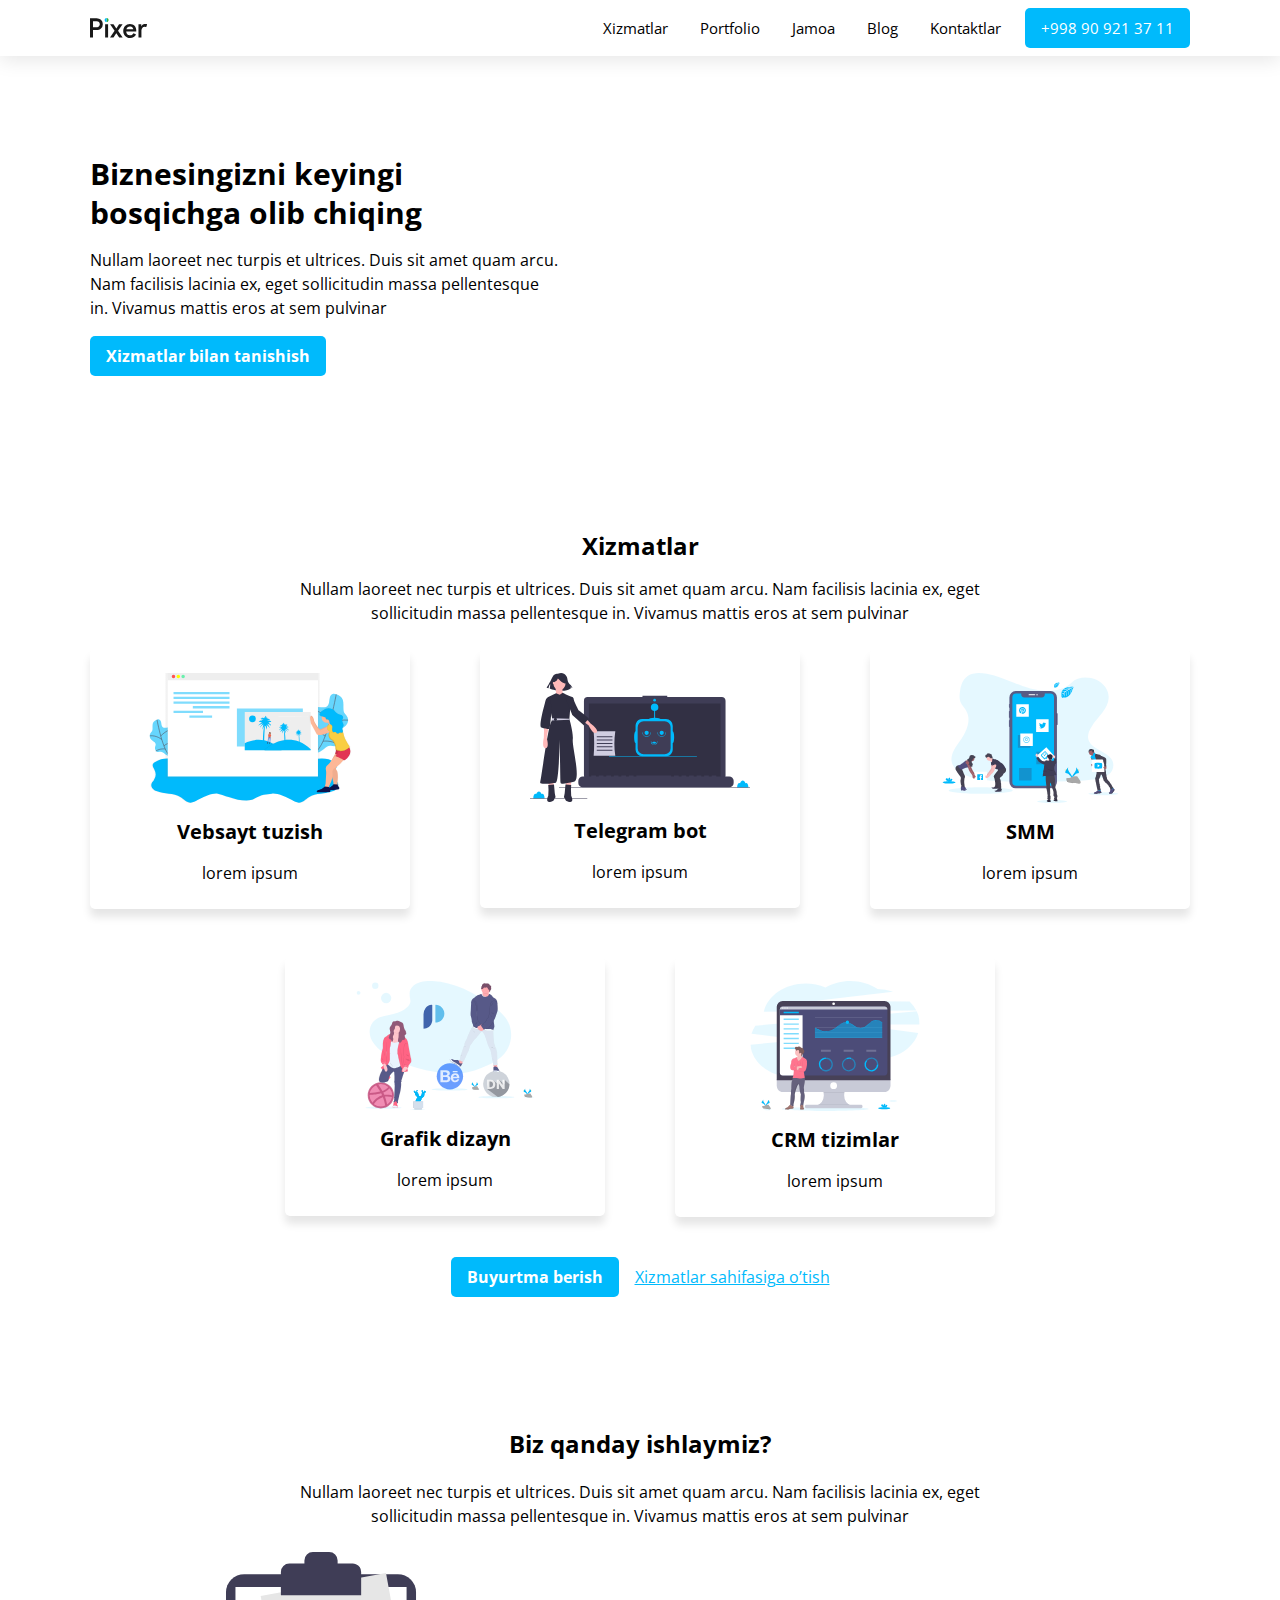
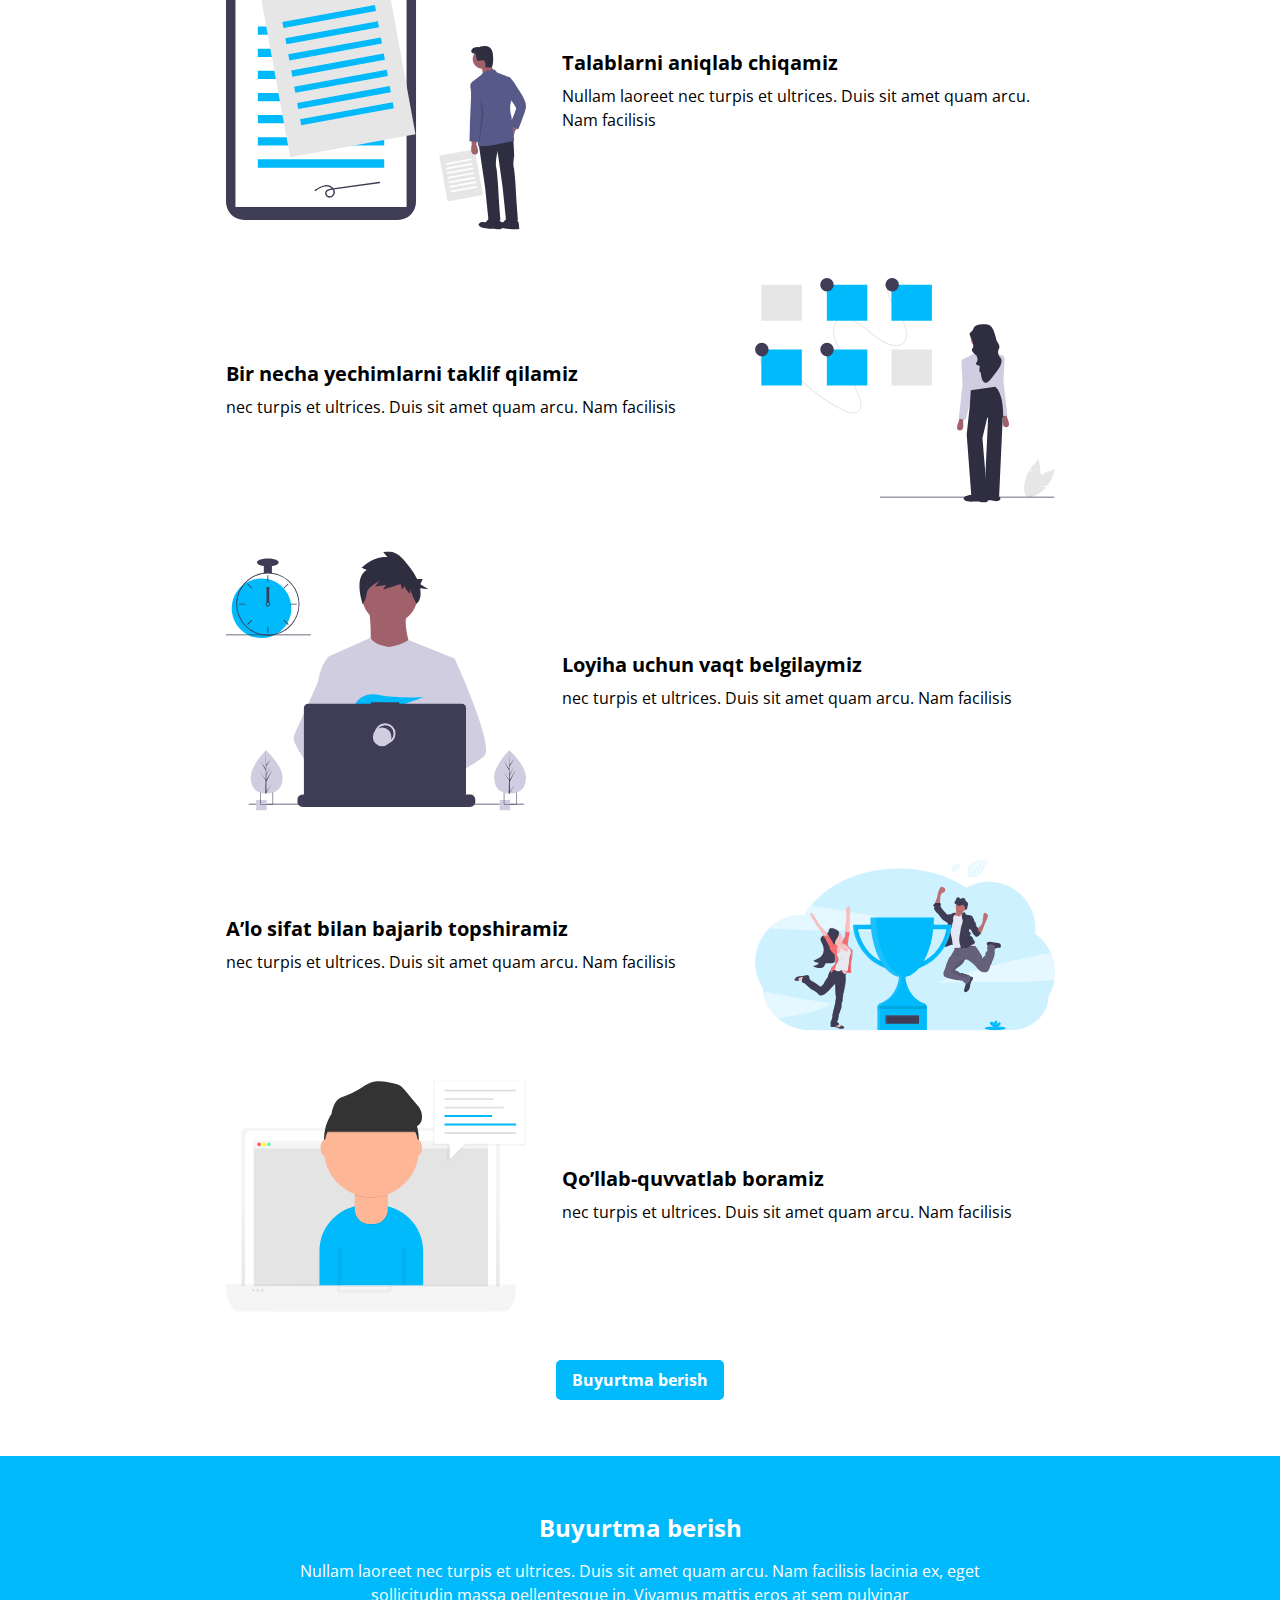
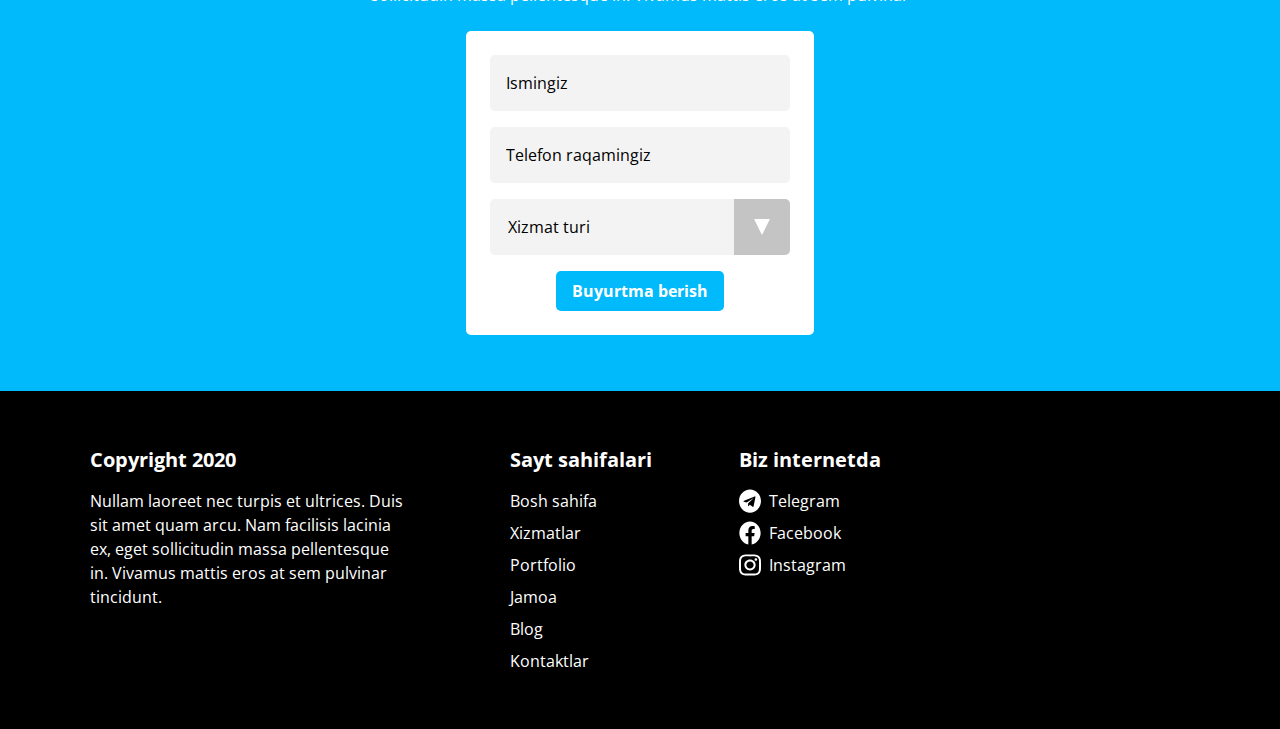
<file: index.html>
<!DOCTYPE html>
<html lang="en">
<head>
  <meta charset="UTF-8">
  <meta name="viewport" content="width=device-width, initial-scale=1.0">
  <title>Pixar</title>
  <link rel="stylesheet" href="./styles/main.min.css">
</head>
<body>
  <header class="site-header">
    <div class="container">
      <div class="site-header__wrapper">
        <a class="logo" href="./index.html">
          <img class="logo__img" src="./images/pixerlogo.svg"
          width="58"
          height="20"
          alt="Pixer logo">
        </a>
        <nav class="site-header__nav">
          <ul class="site-header__list">
            <li class="site-header__item inner">
              <a class="site-header__link" href="./services.html">
                Xizmatlar
              </a>
              <ul class="inner__list">
                <li class="inner__item">
                  <a class="inner__link" href="#">
                    Vebsayt
                  </a>
                </li>
                <li class="inner__item">
                  <a class="inner__link" href="#">
                    Telegram bot
                  </a>
                </li>
                <li class="inner__item">
                  <a class="inner__link" href="#">
                    SMM
                  </a>
                </li>
                <li class="inner__item">
                  <a class="inner__link" href="#">
                    Grafik dizayn
                  </a>
                </li>
                <li class="inner__item">
                  <a class="inner__link" href="#">
                    CRM tizim
                  </a>
                </li>
              </ul>
            </li>
            <li class="site-header__item">
              <a class="site-header__link" href="#">
                Portfolio
              </a>
            </li>
            <li class="site-header__item">
              <a class="site-header__link" href="#">
                Jamoa
              </a>
            </li>
            <li class="site-header__item">
              <a class="site-header__link" href="#">
                Blog
              </a>
            </li>
            <li class="site-header__item">
              <a class="site-header__link" href="#">
                Kontaktlar
              </a>
            </li>
          </ul>
        </nav>
        <a class="site-header__tel-link" href="tel:+998909213711">
          +998 90 921 37 11
        </a>
      </div>
    </div>
  </header>
  <main class="site-main">
    <section class="hero-section">
      <div class="container">
        <div class="hero-section__inner">
          <div class="hero-section__title-wrapper">
            <h1 class="hero-section__title">
              Biznesingizni keyingi bosqichga
              olib chiqing
            </h1>
            <p class="hero-section__desc">
              Nullam laoreet nec turpis et ultrices. Duis sit amet quam arcu. Nam facilisis lacinia ex, eget sollicitudin massa pellentesque in. Vivamus mattis eros at sem pulvinar
            </p>
            <a href="#" class="hero-section__link">
              Xizmatlar bilan tanishish
            </a>
          </div>
          <iframe class="hero-section__frame" width="458" height="258" src="https://www.youtube-nocookie.com/embed/6_pru8U2RmM?si=BQfOj0Bb65wiEnGg" title="YouTube video player" frameborder="0" allow="accelerometer; autoplay; clipboard-write; encrypted-media; gyroscope; picture-in-picture; web-share" allowfullscreen></iframe>
        </div>
      </div>
    </section>
    <section class="our-servic">
      <div class="container">
        <div class="our-servic__title-wrapper">
          <h2 class="our-servic__title">
            Xizmatlar
          </h2>
          <p class="our-servic__desc">
            Nullam laoreet nec turpis et ultrices. Duis sit amet quam arcu. Nam facilisis lacinia ex, eget sollicitudin massa pellentesque in. Vivamus mattis eros at sem pulvinar
          </p>
        </div>
        <ul class="our-servic__list">
          <li class="our-servic__item">
            <img class="our-servic__item-img" src="./images/website.svg"
            width="203"
            height="130"
            alt="Website img">
            <h3 class="our-servic__item-title">
              Vebsayt tuzish
            </h3>
            <p class="our-servic__item-desc">
              lorem ipsum
            </p>
          </li>
          <li class="our-servic__item">
            <img class="our-servic__item-img" src="./images/telegrambot.svg"
            width="222"
            height="130"
            alt="Website img">
            <h3 class="our-servic__item-title">
              Telegram bot
            </h3>
            <p class="our-servic__item-desc">
              lorem ipsum
            </p>
          </li>
          <li class="our-servic__item">
            <img class="our-servic__item-img" src="./images/smm.svg"
            width="177"
            height="130"
            alt="Website img">
            <h3 class="our-servic__item-title">
              SMM
            </h3>
            <p class="our-servic__item-desc">
              lorem ipsum
            </p>
          </li>
          <li class="our-servic__item">
            <img class="our-servic__item-img" src="./images/designillustrator.svg"
            width="179"
            height="130"
            alt="Website img">
            <h3 class="our-servic__item-title">
              Grafik dizayn
            </h3>
            <p class="our-servic__item-desc">
              lorem ipsum
            </p>
          </li>
          <li class="our-servic__item">
            <img class="our-servic__item-img" src="./images/crm.svg"
            width="170"
            height="130"
            alt="Website img">
            <h3 class="our-servic__item-title">
              CRM tizimlar
            </h3>
            <p class="our-servic__item-desc">
              lorem ipsum
            </p>
          </li>
        </ul>
        <div class="our-servic__link-wrapper">
          <a class="our-work__link" href="#">
            Buyurtma berish
          </a>
          <a class="our-servic__link" href="#">
            Xizmatlar sahifasiga o’tish
          </a>
        </div>
      </div>
    </section>
    <section class="our-work">
      <div class="container">
        <div class="our-work__title-wrapper">
          <h2 class="our-work__title">
            Biz qanday ishlaymiz?
          </h2>
          <p class="our-work__desc">
            Nullam laoreet nec turpis et ultrices. Duis sit amet quam arcu. Nam facilisis lacinia ex, eget sollicitudin massa pellentesque in. Vivamus mattis eros at sem pulvinar
          </p>
        </div>
        <div class="our-work__list-wrapper">
          <ul class="our-work__list">
            <li class="our-work__item">
              <img src="./images/docimg.svg"
              width="300"
              height="278"
              alt="Document img">
              <div class="our-work__item-title-wrapper">
                <h3 class="our-work__item-title">
                  Talablarni aniqlab chiqamiz
                </h3>
                <p class="our-work__item-desc">
                  Nullam laoreet nec turpis et ultrices. Duis sit amet quam arcu. Nam facilisis
                </p>
              </div>
            </li>
            <li class="our-work__item">
              <img src="./images/girlimg.svg"
              width="300"
              height="225"
              alt="Document img">
              <div class="our-work__item-title-wrapper">
                <h3 class="our-work__item-title">
                  Bir necha yechimlarni taklif qilamiz
                </h3>
                <p class="our-work__item-desc">
                  nec turpis et ultrices. Duis sit amet quam arcu. Nam facilisis
                </p>
              </div>
            </li>
            <li class="our-work__item">
              <img src="./images/developerimg.svg"
              width="300"
              height="259"
              alt="Document img">
              <div class="our-work__item-title-wrapper">
                <h3 class="our-work__item-title">
                  Loyiha uchun vaqt belgilaymiz
                </h3>
                <p class="our-work__item-desc">
                  nec turpis et ultrices. Duis sit amet quam arcu. Nam facilisis
                </p>
              </div>
            </li>
            <li class="our-work__item">
              <img src="./images/wonimg.svg"
              width="300"
              height="162"
              alt="Document img">
              <div class="our-work__item-title-wrapper">
                <h3 class="our-work__item-title">
                  A’lo sifat bilan bajarib topshiramiz
                </h3>
                <p class="our-work__item-desc">
                  nec turpis et ultrices. Duis sit amet quam arcu. Nam facilisis
                </p>
              </div>
            </li>
            <li class="our-work__item">
              <img src="./images/menimg.svg"
              width="300"
              height="232"
              alt="Document img">
              <div class="our-work__item-title-wrapper">
                <h3 class="our-work__item-title">
                  Qo’llab-quvvatlab boramiz
                </h3>
                <p class="our-work__item-desc">
                  nec turpis et ultrices. Duis sit amet quam arcu. Nam facilisis
                </p>
              </div>
            </li>
          </ul>
        </div>
        <div class="our-work__link-wrapper">
          <a class="our-work__link" href="#">
            Buyurtma berish
          </a>
        </div>
      </div>
    </section>
    <section class="order">
      <div class="container">
        <div class="order__wrapper">
          <h2 class="order__title">
            Buyurtma berish
          </h2>
          <div class="order__text-wrapper">
            <p class="order__text">
              Nullam laoreet nec turpis et ultrices. Duis sit amet quam arcu. Nam facilisis lacinia ex, eget sollicitudin massa pellentesque in. Vivamus mattis eros at sem pulvinar
            </p>
          </div>
          <form class="order__form" action="https://echo.htmlacademy.ru/" method="get" autocomplete="off">
            <input class="order__input" type="text" name="user_name" required minlength="4" maxlength="50" aria-label="Ismingiz" placeholder="Ismingiz">
            <input class="order__input" type="tel" name="user_number" required minlength="4" maxlength="50" aria-label="Telefon raqamingiz" placeholder="Telefon raqamingiz">
            <div class="order__select-wrapper">
              <select class="order__select" name="services" id="select-services">
                <option class="order__option" value>Xizmat turi</option>
                <option value="">Sayt tuzish</option>
                <option value="Creating a site">Telegram bot tuzish</option>
                <option value="SMM">SMM</option>
                <option value="Graphic design">Grafik dizayn</option>
                <option value="CRM systems">CRM tizimlar</option>
              </select>
            </div>
            <button class="order__button" type="submit">
              Buyurtma berish
            </button>
          </form>
        </div>
      </div>
    </section>
  </main>
  <footer class="site-footer">
    <div class="container">
      <div class="site-footer__wrapper">
        <div class="site-footer__text-wrapper">
          <span class="site-footer__span">
            Copyright 2020
          </span>
          <p class="site-footer__text">
            Nullam laoreet nec turpis et ultrices. Duis sit amet quam arcu. Nam facilisis lacinia ex, eget sollicitudin massa pellentesque in. Vivamus mattis eros at sem pulvinar tincidunt.
          </p>
        </div>
        <div class="site-footer__list-wrapper">
          <strong class="site-footer__list-title">
            Sayt sahifalari
          </strong>
          <ul class="site-footer__list">
            <li class="site-footer__item">
              <a class="site-footer__link" href="./index.html">
                Bosh sahifa
              </a>
            </li>
            <li class="site-footer__item">
              <a class="site-footer__link" href="./services.html">
                Xizmatlar
              </a>
            </li>
            <li class="site-footer__item">
              <a class="site-footer__link" href="#">
                Portfolio
              </a>
            </li>
            <li class="site-footer__item">
              <a class="site-footer__link" href="#">
                Jamoa
              </a>
            </li>
            <li class="site-footer__item">
              <a class="site-footer__link" href="#">
                Blog
              </a>
            </li>
            <li class="site-footer__item">
              <a class="site-footer__link" href="#">
                Kontaktlar
              </a>
            </li>
          </ul>
        </div>
        <div class="site-footer__list-wrapper site-footer__social-wrapper">
          <strong class="site-footer__list-title">
            Biz internetda
          </strong>
          <ul class="site-footer__list social-list">
            <li class="social-list__item">
              <a class="social-list__link" href="#" target="_blank">
                Telegram
              </a>
            </li>
            <li class="social-list__item">
              <a class="social-list__link" href="#" target="_blank">
                Facebook
              </a>
            </li>
            <li class="social-list__item">
              <a class="social-list__link" href="#" target="_blank">
                Instagram
              </a>
            </li>
          </ul>
        </div>
      </div>
    </div>
  </footer>
</body>
</html>
</file>
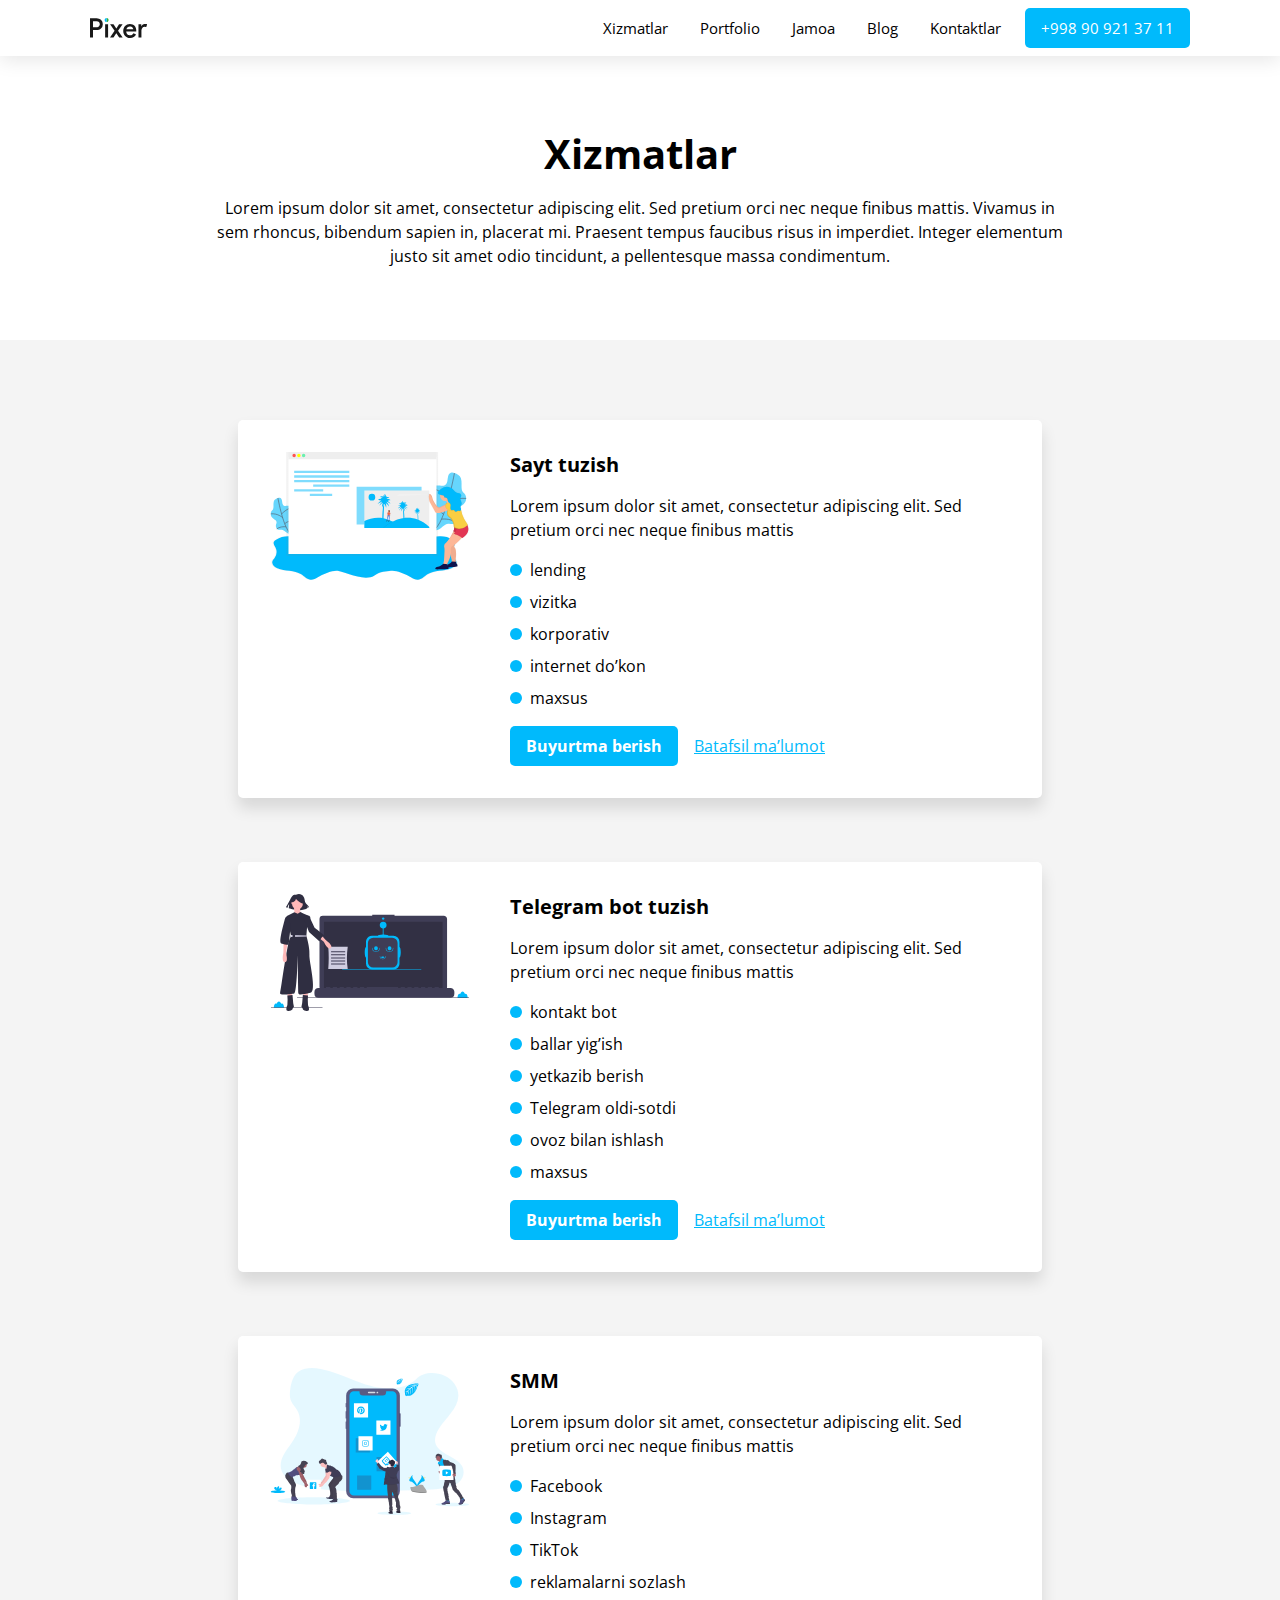
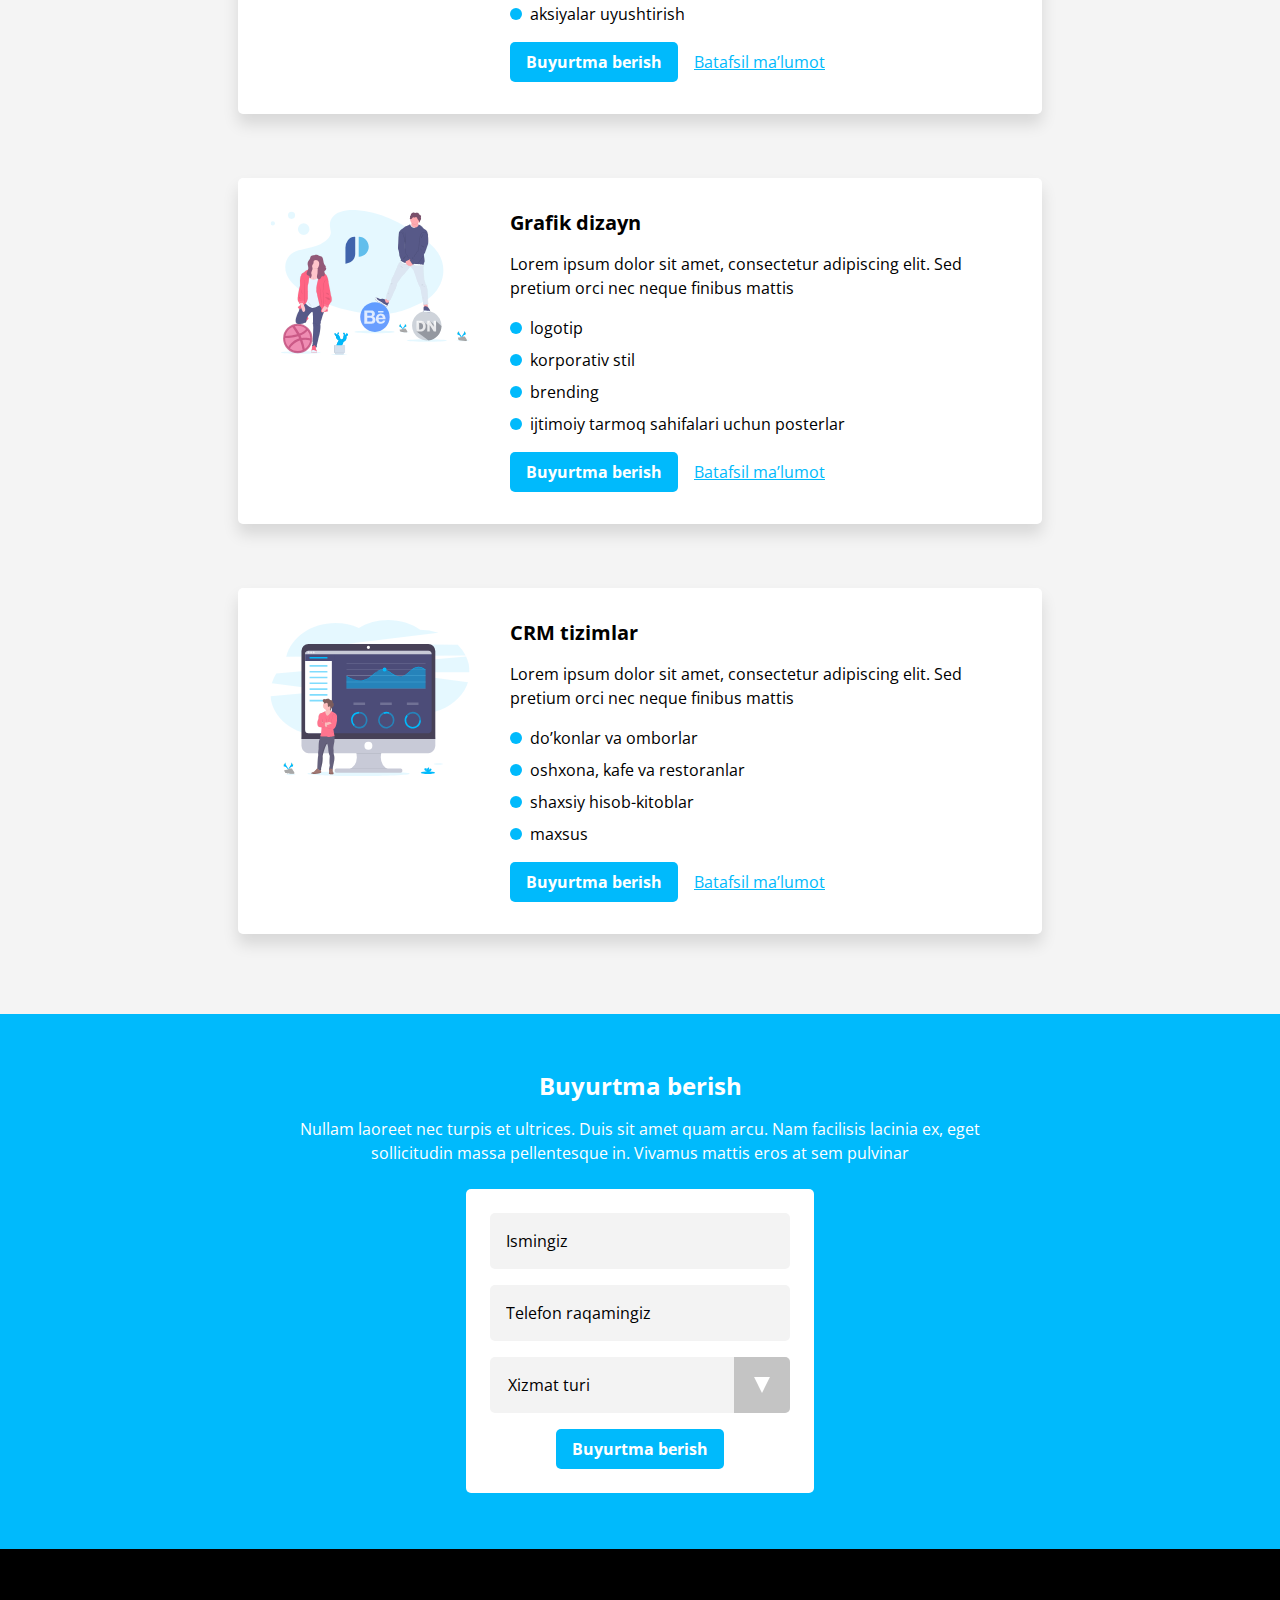
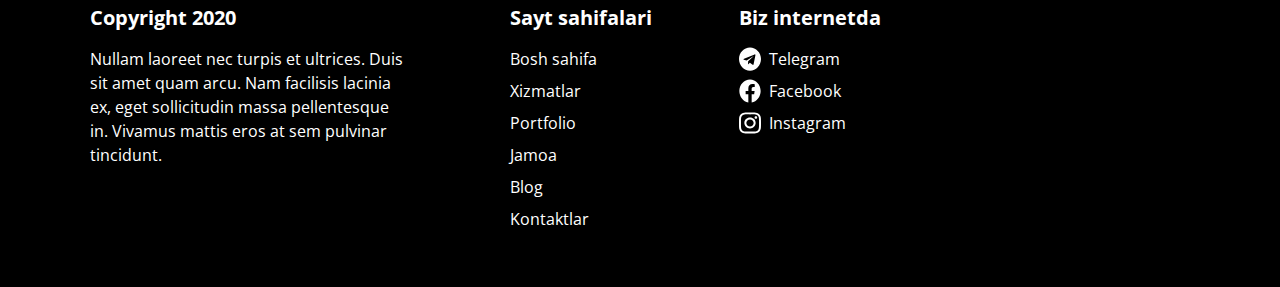
<file: services.html>
<!DOCTYPE html>
<html lang="en">
<head>
  <meta charset="UTF-8">
  <meta name="viewport" content="width=device-width, initial-scale=1.0">
  <title>Pixer</title>
  <link rel="stylesheet" href="./styles/main.min.css">
</head>
<body>
  <header class="site-header">
    <div class="container">
      <div class="site-header__wrapper">
        <a class="logo" href="./services.html">
          <img class="logo__img" src="./images/pixerlogo.svg"
          width="58"
          height="20"
          alt="Pixer logo">
        </a>
        <nav class="site-header__nav">
          <ul class="site-header__list">
            <li class="site-header__item inner">
              <a class="site-header__link" href="./services.html">
                Xizmatlar
              </a>
              <ul class="inner__list">
                <li class="inner__item">
                  <a class="inner__link" href="#">
                    Vebsayt
                  </a>
                </li>
                <li class="inner__item">
                  <a class="inner__link" href="#">
                    Telegram bot
                  </a>
                </li>
                <li class="inner__item">
                  <a class="inner__link" href="#">
                    SMM
                  </a>
                </li>
                <li class="inner__item">
                  <a class="inner__link" href="#">
                    Grafik dizayn
                  </a>
                </li>
                <li class="inner__item">
                  <a class="inner__link" href="#">
                    CRM tizim
                  </a>
                </li>
              </ul>
            </li>
            <li class="site-header__item">
              <a class="site-header__link" href="#">
                Portfolio
              </a>
            </li>
            <li class="site-header__item">
              <a class="site-header__link" href="#">
                Jamoa
              </a>
            </li>
            <li class="site-header__item">
              <a class="site-header__link" href="#">
                Blog
              </a>
            </li>
            <li class="site-header__item">
              <a class="site-header__link" href="#">
                Kontaktlar
              </a>
            </li>
          </ul>
        </nav>
        <a class="site-header__tel-link" href="tel:+998909213711">
          +998 90 921 37 11
        </a>
      </div>
    </div>
  </header>
  <main>
    <section class="services">
      <div class="services__wrapper">
        <div class="services__top">
          <div class="container">
            <h1 class="visually-hidden">
              Biznesingizni keyingi bosqichga
              olib chiqing
            </h1>
            <h2 class="services__title" title="Xizmatlar">
              Xizmatlar
            </h2>
            <div class="services__text-wrapper">
              <p class="services__text">
                Lorem ipsum dolor sit amet, consectetur adipiscing elit. Sed pretium orci nec neque finibus mattis. Vivamus in sem rhoncus, bibendum sapien in, placerat mi. Praesent tempus faucibus risus in imperdiet. Integer elementum justo sit amet odio tincidunt, a pellentesque massa condimentum.
              </p>
            </div>
          </div>
        </div>
        <div class="services__bottom">
          <div class="container">
            <ul class="services__list">
              <li class="services__item">
                <div class="services__item-wrapper">
                  <img class="services__item-img" src="./images/website.svg"
                  alt="Website illustration">
                  <div class="services__item-title-wrapper">
                    <h3 class="services__item-title" title="Sayt tuzish">
                      Sayt tuzish
                    </h3>
                    <div class="services__item-text-wrapper">
                      <p class="services__item-text">
                        Lorem ipsum dolor sit amet, consectetur adipiscing elit. Sed pretium orci nec neque finibus mattis
                      </p>
                    </div>
                    <ul class="services__item-list inner-list">
                      <li class="inner-list__item">
                        lending
                      </li>
                      <li class="inner-list__item">
                        vizitka
                      </li>
                      <li class="inner-list__item">
                        korporativ
                      </li>
                      <li class="inner-list__item">
                        internet do’kon
                      </li>
                      <li class="inner-list__item">
                        maxsus
                      </li>
                    </ul>
                    <div class="services__item-link-wrapper">
                      <a class="services__item-link" href="#">
                        Buyurtma berish
                      </a>
                      <a class="services__item-more-link" href="#">
                        Batafsil ma’lumot
                      </a>
                    </div>
                  </div>
                </div>
              </li>
              <li class="services__item">
                <div class="services__item-wrapper">
                  <img class="services__item-img" src="./images/telegrambot.svg"
                  alt="Bot illustration">
                  <div class="services__item-title-wrapper">
                    <h3 class="services__item-title" title="Telegram bot tuzish">
                      Telegram bot tuzish
                    </h3>
                    <div class="services__item-text-wrapper">
                      <p class="services__item-text">
                        Lorem ipsum dolor sit amet, consectetur adipiscing elit. Sed pretium orci nec neque finibus mattis
                      </p>
                    </div>
                    <ul class="services__item-list inner-list">
                      <li class="inner-list__item">
                        kontakt bot
                      </li>
                      <li class="inner-list__item">
                        ballar yig’ish
                      </li>
                      <li class="inner-list__item">
                        yetkazib berish
                      </li>
                      <li class="inner-list__item">
                        Telegram oldi-sotdi
                      </li>
                      <li class="inner-list__item">
                        ovoz bilan ishlash
                      </li>
                      <li class="inner-list__item">
                        maxsus
                      </li>
                    </ul>
                    <div class="services__item-link-wrapper">
                      <a class="services__item-link" href="#">
                        Buyurtma berish
                      </a>
                      <a class="services__item-more-link" href="#">
                        Batafsil ma’lumot
                      </a>
                    </div>
                  </div>
                </div>
              </li>
              <li class="services__item">
                <div class="services__item-wrapper">
                  <img class="services__item-img" src="./images/smm.svg"
                  alt="SMM illustration">
                  <div class="services__item-title-wrapper">
                    <h3 class="services__item-title" title="SMM">
                      SMM
                    </h3>
                    <div class="services__item-text-wrapper">
                      <p class="services__item-text">
                        Lorem ipsum dolor sit amet, consectetur adipiscing elit. Sed pretium orci nec neque finibus mattis
                      </p>
                    </div>
                    <ul class="services__item-list inner-list">
                      <li class="inner-list__item">
                        Facebook
                      </li>
                      <li class="inner-list__item">
                        Instagram
                      </li>
                      <li class="inner-list__item">
                        TikTok
                      </li>
                      <li class="inner-list__item">
                        reklamalarni sozlash
                      </li>
                      <li class="inner-list__item">
                        aksiyalar uyushtirish
                      </li>
                    </ul>
                    <div class="services__item-link-wrapper">
                      <a class="services__item-link" href="#">
                        Buyurtma berish
                      </a>
                      <a class="services__item-more-link" href="#">
                        Batafsil ma’lumot
                      </a>
                    </div>
                  </div>
                </div>
              </li>
              <li class="services__item">
                <div class="services__item-wrapper">
                  <img class="services__item-img" src="./images/designillustrator.svg"
                  alt="Design illustration">
                  <div class="services__item-title-wrapper">
                    <h3 class="services__item-title" title="Grafik dizayn">
                      Grafik dizayn
                    </h3>
                    <div class="services__item-text-wrapper">
                      <p class="services__item-text">
                        Lorem ipsum dolor sit amet, consectetur adipiscing elit. Sed pretium orci nec neque finibus mattis
                      </p>
                    </div>
                    <ul class="services__item-list inner-list">
                      <li class="inner-list__item">
                        logotip
                      </li>
                      <li class="inner-list__item">
                        korporativ stil
                      </li>
                      <li class="inner-list__item">
                        brending
                      </li>
                      <li class="inner-list__item">
                        ijtimoiy tarmoq sahifalari uchun posterlar
                      </li>
                    </ul>
                    <div class="services__item-link-wrapper">
                      <a class="services__item-link" href="#">
                        Buyurtma berish
                      </a>
                      <a class="services__item-more-link" href="#">
                        Batafsil ma’lumot
                      </a>
                    </div>
                  </div>
                </div>
              </li>
              <li class="services__item">
                <div class="services__item-wrapper">
                  <img class="services__item-img" src="./images/crm.svg"
                  alt="CRM illustration">
                  <div class="services__item-title-wrapper">
                    <h3 class="services__item-title" title="CRM tizimlar">
                      CRM tizimlar
                    </h3>
                    <div class="services__item-text-wrapper">
                      <p class="services__item-text">
                        Lorem ipsum dolor sit amet, consectetur adipiscing elit. Sed pretium orci nec neque finibus mattis
                      </p>
                    </div>
                    <ul class="services__item-list inner-list">
                      <li class="inner-list__item">
                        do’konlar va omborlar
                      </li>
                      <li class="inner-list__item">
                        oshxona, kafe va restoranlar
                      </li>
                      <li class="inner-list__item">
                        shaxsiy hisob-kitoblar
                      </li>
                      <li class="inner-list__item">
                        maxsus
                      </li>
                    </ul>
                    <div class="services__item-link-wrapper">
                      <a class="services__item-link" href="#">
                        Buyurtma berish
                      </a>
                      <a class="services__item-more-link" href="#">
                        Batafsil ma’lumot
                      </a>
                    </div>
                  </div>
                </div>
              </li>
            </ul>
          </div>
        </div>
      </div>
    </section>
    <section class="order">
      <div class="container">
        <div class="order__wrapper">
          <h2 class="order__title">
            Buyurtma berish
          </h2>
          <div class="order__text-wrapper">
            <p class="order__text">
              Nullam laoreet nec turpis et ultrices. Duis sit amet quam arcu. Nam facilisis lacinia ex, eget sollicitudin massa pellentesque in. Vivamus mattis eros at sem pulvinar
            </p>
          </div>
          <form class="order__form" action="https://echo.htmlacademy.ru/" method="get" autocomplete="off">
            <input class="order__input" type="text" name="user_name" required minlength="4" maxlength="50" aria-label="Ismingiz" placeholder="Ismingiz">
            <input class="order__input" type="tel" name="user_number" required minlength="4" maxlength="50" aria-label="Telefon raqamingiz" placeholder="Telefon raqamingiz">
            <div class="order__select-wrapper">
              <select class="order__select" name="services" id="select-services">
                <option class="order__option" value>Xizmat turi</option>
                <option value="">Sayt tuzish</option>
                <option value="Creating a site">Telegram bot tuzish</option>
                <option value="SMM">SMM</option>
                <option value="Graphic design">Grafik dizayn</option>
                <option value="CRM systems">CRM tizimlar</option>
              </select>
            </div>
            <button class="order__button" type="submit">
              Buyurtma berish
            </button>
          </form>
        </div>
      </div>
    </section>
  </main>
  <footer class="site-footer">
    <div class="container">
      <div class="site-footer__wrapper">
        <div class="site-footer__text-wrapper">
          <span class="site-footer__span">
            Copyright 2020
          </span>
          <p class="site-footer__text">
            Nullam laoreet nec turpis et ultrices. Duis sit amet quam arcu. Nam facilisis lacinia ex, eget sollicitudin massa pellentesque in. Vivamus mattis eros at sem pulvinar tincidunt.
          </p>
        </div>
        <div class="site-footer__list-wrapper">
          <strong class="site-footer__list-title">
            Sayt sahifalari
          </strong>
          <ul class="site-footer__list">
            <li class="site-footer__item">
              <a class="site-footer__link" href="./index.html">
                Bosh sahifa
              </a>
            </li>
            <li class="site-footer__item">
              <a class="site-footer__link" href="./services.html">
                Xizmatlar
              </a>
            </li>
            <li class="site-footer__item">
              <a class="site-footer__link" href="#">
                Portfolio
              </a>
            </li>
            <li class="site-footer__item">
              <a class="site-footer__link" href="#">
                Jamoa
              </a>
            </li>
            <li class="site-footer__item">
              <a class="site-footer__link" href="#">
                Blog
              </a>
            </li>
            <li class="site-footer__item">
              <a class="site-footer__link" href="#">
                Kontaktlar
              </a>
            </li>
          </ul>
        </div>
        <div class="site-footer__list-wrapper site-footer__social-wrapper">
          <strong class="site-footer__list-title">
            Biz internetda
          </strong>
          <ul class="site-footer__list social-list">
            <li class="social-list__item">
              <a class="social-list__link" href="#" target="_blank">
                Telegram
              </a>
            </li>
            <li class="social-list__item">
              <a class="social-list__link" href="#" target="_blank">
                Facebook
              </a>
            </li>
            <li class="social-list__item">
              <a class="social-list__link" href="#" target="_blank">
                Instagram
              </a>
            </li>
          </ul>
        </div>
      </div>
    </div>
  </footer>
</body>
</html>
</file>
<file: styles/main.min.css>
html{line-height:1.15;-webkit-text-size-adjust:100%}body{margin:0}main{display:block}h1{font-size:2em;margin:.67em 0}hr{-webkit-box-sizing:content-box;box-sizing:content-box;height:0;overflow:visible}pre{font-family:monospace,monospace;font-size:1em}a{background-color:rgba(0,0,0,0)}abbr[title]{border-bottom:none;text-decoration:underline;-webkit-text-decoration:underline dotted;text-decoration:underline dotted}b,strong{font-weight:bolder}code,kbd,samp{font-family:monospace,monospace;font-size:1em}small{font-size:80%}sub,sup{font-size:75%;line-height:0;position:relative;vertical-align:baseline}sub{bottom:-0.25em}sup{top:-0.5em}img{border-style:none}button,input,optgroup,select,textarea{font-family:inherit;font-size:100%;line-height:1.15;margin:0}button,input{overflow:visible}button,select{text-transform:none}button,[type=button],[type=reset],[type=submit]{-webkit-appearance:button}button::-moz-focus-inner,[type=button]::-moz-focus-inner,[type=reset]::-moz-focus-inner,[type=submit]::-moz-focus-inner{border-style:none;padding:0}button:-moz-focusring,[type=button]:-moz-focusring,[type=reset]:-moz-focusring,[type=submit]:-moz-focusring{outline:1px dotted ButtonText}fieldset{padding:.35em .75em .625em}legend{-webkit-box-sizing:border-box;box-sizing:border-box;color:inherit;display:table;max-width:100%;padding:0;white-space:normal}progress{vertical-align:baseline}textarea{overflow:auto}[type=checkbox],[type=radio]{-webkit-box-sizing:border-box;box-sizing:border-box;padding:0}[type=number]::-webkit-inner-spin-button,[type=number]::-webkit-outer-spin-button{height:auto}[type=search]{-webkit-appearance:textfield;outline-offset:-2px}[type=search]::-webkit-search-decoration{-webkit-appearance:none}::-webkit-file-upload-button{-webkit-appearance:button;font:inherit}details{display:block}summary{display:list-item}template{display:none}[hidden]{display:none}:root{--main-header-font-size: 15px;--main-text-font-size: 16px;--main-title-font-size: 20px;--main-text-font-weight: 400;--main-title-font-weight: 700;--main-text-line-height: 24px;--main-text-color: #000;--main-footer-text-color: #fff;--main-link-background-color: #00bafc}@font-face{font-display:swap;font-family:"Open Sans";font-weight:400;src:url("../fonts/opensansregular.woff2") format("woff2"),url("../fonts/opensansregular.woff") format("woff")}@font-face{font-display:swap;font-family:"Open Sans";font-weight:700;src:url("../fonts/opensansbold.woff2") format("woff2"),url("../fonts/opensansbold.woff") format("woff")}*,*::before,*::after{-webkit-box-sizing:border-box;box-sizing:border-box}html{height:100%}body{display:-webkit-box;display:-ms-flexbox;display:flex;height:100%;-webkit-box-orient:vertical;-webkit-box-direction:normal;-ms-flex-direction:column;flex-direction:column;font-family:"Open Sans","Arial",sans-serif;font-weight:normal}main{-webkit-box-flex:1;-ms-flex-positive:1;flex-grow:1}img{display:block;height:auto}.visually-hidden{position:absolute;width:1px;height:1px;margin:-1px;padding:0;border:none;overflow:hidden;clip:rect(0 0 0 0)}.container{max-width:1140px;width:100%;margin:0 auto;padding:0 20px}.site-header{-webkit-box-shadow:0px 4px 20px 0px rgba(0,0,0,.1019607843);box-shadow:0px 4px 20px 0px rgba(0,0,0,.1019607843)}.site-header__wrapper{display:-webkit-box;display:-ms-flexbox;display:flex;-webkit-box-align:center;-ms-flex-align:center;align-items:center}.logo{text-decoration-line:none;margin-right:auto}.site-header__nav{margin-right:8px}.site-header__list{display:-webkit-box;display:-ms-flexbox;display:flex;-webkit-box-align:center;-ms-flex-align:center;align-items:center;margin-top:0;margin-bottom:0;padding-left:0;list-style:none}.site-header__item{padding:16px 16px 13px;border-bottom:3px solid rgba(0,0,0,0);-webkit-transition:border-bottom .3s linear;transition:border-bottom .3s linear;-webkit-transition:background-color .3s linear;transition:background-color .3s linear}.site-header__item:hover{border-bottom:3px solid #191919}.site-header__item:active{border-bottom-color:rgba(0,0,0,0);background-color:rgba(25,25,25,.7019607843)}.site-header__item:active .site-header__link{color:var(--main-footer-text-color)}.inner{position:relative}.inner:hover .inner__list{display:block}.inner__list{margin-top:0;margin-bottom:0;padding-left:0;list-style:none;position:absolute;display:none;width:138px;padding-top:8px;padding-bottom:8px;top:56px;left:-13px;border-radius:5px;-webkit-box-shadow:0px 4px 24px 0px rgba(0,0,0,.1019607843);box-shadow:0px 4px 24px 0px rgba(0,0,0,.1019607843);background-color:var(--main-footer-text-color)}.inner__item{padding:8px 16px;-webkit-transition:background-color .3s linear;transition:background-color .3s linear}.inner__item:not(:nth-child(2)){margin-right:8px}.inner__item:hover{background-color:var(--main-link-background-color)}.inner__item:active{opacity:.6}.inner__link{text-decoration-line:none;color:var(--main-text-color);font-size:var(--main-text-font-size);font-weight:var(--main-text-font-weight);line-height:var(--main-text-line-height);-webkit-transition:background-color .3s linear;transition:background-color .3s linear}.site-header__link{text-decoration-line:none;font-size:var(--main-header-font-size);font-weight:var(--main-text-font-weight);line-height:var(--main-text-line-height);color:var(--main-text-color)}.site-header__tel-link{display:inline-block;text-decoration-line:none;border-radius:5px;color:var(--main-footer-text-color);background-color:var(--main-link-background-color);padding:5px 13px;font-size:var(--main-header-font-size);font-weight:var(--main-text-font-weight);line-height:var(--main-text-line-height);border:3px solid rgba(0,0,0,0);-webkit-transition:color .3s linear;transition:color .3s linear;-webkit-transition:background-color .3s linear;transition:background-color .3s linear;-webkit-transition:border .3s linear;transition:border .3s linear}.site-header__tel-link:hover{border:3px solid var(--main-link-background-color);color:var(--main-link-background-color);background-color:var(--main-footer-text-color)}.site-header__tel-link:active{color:var(--main-footer-text-color);background-color:var(--main-link-background-color);opacity:.6}.hero-section{padding:80px 0}.hero-section__inner{display:-webkit-box;display:-ms-flexbox;display:flex;-webkit-box-align:center;-ms-flex-align:center;align-items:center;-webkit-box-pack:justify;-ms-flex-pack:justify;justify-content:space-between}.hero-section__title-wrapper{width:470px}.hero-section__title{margin-top:0;margin-bottom:16px;color:#000;font-size:30px;font-weight:700;line-height:39px}.hero-section__desc{margin-top:0;margin-bottom:16px;color:#000;font-size:16px;line-height:24px}.hero-section__link{display:inline-block;padding:8px 16px;background-color:#00bafc;border-radius:5px;text-decoration-line:none;color:#fff;font-size:16px;font-weight:700;line-height:24px}.hero-section__frame{border-radius:5px;border:none}.our-servic{padding:56px 0}.our-servic__title-wrapper{width:719px;margin:0 auto;text-align:center}.our-servic__title{margin-top:0;margin-bottom:16px;color:#000;font-size:24px;font-weight:700;line-height:31.2px}.our-servic__desc{margin-top:0;margin-bottom:24px;color:#000;font-size:16px;line-height:24px}.our-servic__list{margin-top:0;margin-bottom:0;padding-left:0;list-style:none;display:-webkit-box;display:-ms-flexbox;display:flex;-webkit-box-align:center;-ms-flex-align:center;align-items:center;-webkit-box-pack:center;-ms-flex-pack:center;justify-content:center;-ms-flex-wrap:wrap;flex-wrap:wrap;-webkit-column-gap:70px;-moz-column-gap:70px;column-gap:70px;row-gap:48px}.our-servic__item{width:320px;padding:24px;text-align:center;border-radius:5px;background-color:#fff;-webkit-box-shadow:0px 8px 8px 0px rgba(0,0,0,.1);box-shadow:0px 8px 8px 0px rgba(0,0,0,.1)}.our-servic__item-img{margin:0 auto}.our-servic__item-title{margin-top:16px;margin-bottom:16px;color:#000;font-size:20px;font-weight:700;line-height:26px}.our-servic__item-desc{margin-top:0;margin-bottom:0;color:#000;font-size:16px;line-height:24px}.our-servic__link-wrapper{margin-top:40px;display:-webkit-box;display:-ms-flexbox;display:flex;-webkit-box-align:center;-ms-flex-align:center;align-items:center;-webkit-box-pack:center;-ms-flex-pack:center;justify-content:center;-webkit-column-gap:16px;-moz-column-gap:16px;column-gap:16px}.our-servic__link{color:#00bafc;font-size:16px;line-height:24px}.services__top{padding-top:72px;padding-bottom:72px;display:-webkit-box;display:-ms-flexbox;display:flex;-webkit-box-orient:vertical;-webkit-box-direction:normal;-ms-flex-direction:column;flex-direction:column;-webkit-box-align:center;-ms-flex-align:center;align-items:center}.services__bottom{background-color:#f4f4f4}.services__title{margin-top:0;margin-bottom:16px;font-size:40px;font-weight:var(--main-title-font-weight);line-height:52px;text-align:center;color:var(--main-text-color)}.services__text-wrapper{width:865px;margin-right:auto;margin-left:auto}.services__text{margin-top:0;margin-bottom:0;font-size:var(--main-text-font-size);font-weight:var(--main-text-font-weight);line-height:var(--main-text-line-height);text-align:center;color:var(--main-text-color)}.services__list{display:-webkit-box;display:-ms-flexbox;display:flex;-webkit-box-orient:vertical;-webkit-box-direction:normal;-ms-flex-direction:column;flex-direction:column;-webkit-box-align:center;-ms-flex-align:center;align-items:center;padding-top:80px;padding-bottom:80px;row-gap:64px;margin-top:0;margin-bottom:0;padding-left:0;list-style:none}.services__item{padding:32px;border-radius:5px;background:var(--main-footer-text-color);-webkit-box-shadow:0px 10px 16px 0px rgba(0,0,0,.1215686275);box-shadow:0px 10px 16px 0px rgba(0,0,0,.1215686275)}.services__item-wrapper{display:-webkit-box;display:-ms-flexbox;display:flex;-webkit-column-gap:40px;-moz-column-gap:40px;column-gap:40px}.services__item-img{width:200px}.services__item:first-child .services__item-img{height:128px}.services__item:nth-child(2) .services__item-img{height:117px}.services__item:nth-child(3) .services__item-img{height:147px}.services__item:nth-child(4) .services__item-img{height:145px}.services__item:nth-child(5) .services__item-img{height:156px}.services__item-title{margin-top:0;margin-bottom:16px;font-size:20px;font-weight:var(--main-title-font-weight);line-height:26px;color:var(--main-text-color)}.services__item-text-wrapper{width:500px}.services__item-text{margin-bottom:16px;margin-top:0;font-size:var(--main-text-font-size);font-weight:var(--main-text-font-weight);line-height:var(--main-text-line-height);color:var(--main-text-color)}.services__item-list{display:-webkit-box;display:-ms-flexbox;display:flex;-webkit-box-orient:vertical;-webkit-box-direction:normal;-ms-flex-direction:column;flex-direction:column;margin-top:0;margin-bottom:0;padding-left:0;list-style:none;margin-bottom:16px;row-gap:8px}.inner-list__item{display:-webkit-box;display:-ms-flexbox;display:flex;-webkit-box-align:center;-ms-flex-align:center;align-items:center;font-size:var(--main-text-font-size);font-weight:var(--main-text-font-weight);line-height:var(--main-text-line-height);color:var(--main-text-color)}.inner-list__item::before{display:inline-block;width:12px;height:12px;margin-right:8px;content:"";border-radius:50%;background-color:var(--main-link-background-color)}.services__item-link-wrapper{display:-webkit-box;display:-ms-flexbox;display:flex;-webkit-box-align:center;-ms-flex-align:center;align-items:center;-webkit-column-gap:16px;-moz-column-gap:16px;column-gap:16px}.services__item-link{padding:8px 16px;display:inline-block;text-decoration-line:none;border-radius:5px;color:var(--main-footer-text-color);background-color:var(--main-link-background-color);font-size:var(--main-text-font-size);font-weight:var(--main-title-font-weight);line-height:var(--main-text-line-height)}.services__item-more-link{font-size:var(--main-text-font-size);font-weight:var(--main-text-font-weight);line-height:var(--main-text-line-height);color:var(--main-link-background-color)}.our-work{padding:56px 0}.our-work__title-wrapper{margin:0 auto;text-align:center;width:719px}.our-work__title{color:#000;font-size:24px;font-weight:700;line-height:31.2px}.our-work__desc{color:#000;font-size:16px;line-height:24px}.our-work__list-wrapper{margin-top:24px;display:-webkit-box;display:-ms-flexbox;display:flex;-webkit-box-align:center;-ms-flex-align:center;align-items:center;-webkit-box-pack:center;-ms-flex-pack:center;justify-content:center}.our-work__list{margin-top:0;margin-bottom:0;padding-left:0;list-style:none;display:-webkit-box;display:-ms-flexbox;display:flex;-webkit-box-orient:vertical;-webkit-box-direction:normal;-ms-flex-direction:column;flex-direction:column;row-gap:48px;margin:0 auto}.our-work__item{display:-webkit-box;display:-ms-flexbox;display:flex;-webkit-box-align:center;-ms-flex-align:center;align-items:center;-webkit-column-gap:36px;-moz-column-gap:36px;column-gap:36px}.our-work__item:nth-child(2n){-webkit-box-orient:horizontal;-webkit-box-direction:reverse;-ms-flex-flow:row-reverse;flex-flow:row-reverse}.our-work__item-title-wrapper{width:493px}.our-work__item-title{margin-top:0;margin-bottom:8px;color:#000;font-size:20px;font-weight:700;line-height:26px}.our-work__item-desc{margin-top:0;margin-bottom:0;color:#000;font-size:16px;line-height:24px}.our-work__link-wrapper{margin-top:48px;display:-webkit-box;display:-ms-flexbox;display:flex;-webkit-box-align:center;-ms-flex-align:center;align-items:center;-webkit-box-pack:center;-ms-flex-pack:center;justify-content:center}.our-work__link{display:inline-block;text-decoration-line:none;border-radius:5px;padding:8px 16px;background-color:#00bafc;color:#fff;font-size:16px;font-weight:700;line-height:24px}.order{padding-top:56px;padding-bottom:56px;background-color:var(--main-link-background-color)}.order__wrapper{display:-webkit-box;display:-ms-flexbox;display:flex;-webkit-box-orient:vertical;-webkit-box-direction:normal;-ms-flex-direction:column;flex-direction:column;-webkit-box-align:center;-ms-flex-align:center;align-items:center}.order__title{margin-top:0;margin-bottom:16px;font-size:24px;font-weight:var(--main-title-font-weight);line-height:31px;color:var(--main-footer-text-color)}.order__text-wrapper{width:719px}.order__text{margin-top:0;margin-bottom:24px;font-size:var(--main-text-font-size);font-weight:var(--main-text-font-weight);line-height:var(--main-text-line-height);text-align:center;color:var(--main-footer-text-color)}.order__form{display:-webkit-box;display:-ms-flexbox;display:flex;-webkit-box-orient:vertical;-webkit-box-direction:normal;-ms-flex-direction:column;flex-direction:column;-webkit-box-align:center;-ms-flex-align:center;align-items:center;width:348px;padding:24px;row-gap:16px;border-radius:5px;background-color:var(--main-footer-text-color)}.order__input{width:100%;padding:16px;font-size:var(--main-text-font-size);font-weight:var(--main-text-font-weight);line-height:var(--main-text-line-height);border:none;border-radius:5px;background-color:#f3f3f3}.order__input::-webkit-input-placeholder{color:var(--main-text-color)}.order__input::-moz-placeholder{color:var(--main-text-color)}.order__input:-ms-input-placeholder{color:var(--main-text-color)}.order__input::-ms-input-placeholder{color:var(--main-text-color)}.order__input::placeholder{color:var(--main-text-color)}.order__select-wrapper{position:relative;width:100%}.order__select-wrapper::after{position:absolute;display:inline-block;width:56px;height:56px;top:0;right:0;z-index:2;content:"";border-radius:0 5px 5px 0;background-color:#c4c4c4;background-image:url("../images/polygon.svg");background-size:16px 16px;background-position:center;background-repeat:no-repeat}.order__select{width:100%;height:56px;padding:16px 0 16px 14px;font-size:var(--main-text-font-size);font-weight:var(--main-text-font-weight);line-height:var(--main-text-line-height);color:var(--main-text-color);border:none;border-radius:5px;background-color:#f3f3f3}.order__button{padding:8px 16px;display:inline-block;text-decoration-line:none;border-radius:5px;color:var(--main-footer-text-color);background-color:var(--main-link-background-color);font-size:var(--main-text-font-size);font-weight:var(--main-title-font-weight);line-height:var(--main-text-line-height);color:var(--main-footer-text-color);border:none}.site-footer{padding-top:56px;padding-bottom:56px;background-color:var(--main-text-color)}.site-footer__wrapper{display:-webkit-box;display:-ms-flexbox;display:flex}.site-footer__text-wrapper{width:320px;margin-right:100px}.site-footer__span{display:inline-block;margin-bottom:16px;font-size:20px;font-weight:var(--main-title-font-weight);line-height:26px;color:var(--main-footer-text-color)}.site-footer__text{margin-top:0;margin-bottom:0;font-size:var(--main-text-font-size);font-weight:var(--main-text-font-weight);line-height:var(--main-text-line-height);color:var(--main-footer-text-color)}.site-footer__list-wrapper{margin-right:87px}.site-footer__social-wrapper{margin-right:0}.site-footer__list-title{display:inline-block;margin-bottom:16px;font-size:20px;font-weight:var(--main-title-font-weight);line-height:26px;color:var(--main-footer-text-color)}.site-footer__list{display:-webkit-box;display:-ms-flexbox;display:flex;-webkit-box-orient:vertical;-webkit-box-direction:normal;-ms-flex-direction:column;flex-direction:column;margin-top:0;margin-bottom:0;padding-left:0;list-style:none;row-gap:8px}.site-footer__link{text-decoration-line:none;font-size:var(--main-text-font-size);font-weight:var(--main-text-font-weight);line-height:var(--main-text-line-height);color:var(--main-footer-text-color);-webkit-transition:color .3s linear;transition:color .3s linear}.site-footer__link:hover{color:var(--main-link-background-color)}.site-footer__link:active{opacity:.6}.social-list__link{text-decoration-line:none;font-size:var(--main-text-font-size);font-weight:var(--main-text-font-weight);line-height:var(--main-text-line-height);color:var(--main-footer-text-color);-webkit-transition:color .3s linear;transition:color .3s linear}.social-list__item{display:-webkit-box;display:-ms-flexbox;display:flex;-webkit-box-align:center;-ms-flex-align:center;align-items:center}.social-list__item::before{display:inline-block;width:22px;height:24px;margin-right:8px;content:"";background-size:22px 24px;background-position:center;background-repeat:no-repeat}.social-list__item:first-child::before{background-image:url("../images/telegram.svg")}.social-list__item:nth-child(2)::before{background-image:url("../images/facebook.svg")}.social-list__item:nth-child(3)::before{background-image:url("../images/instagram.svg")}.social-list__item:active{opacity:.6}.social-list__link:hover{color:var(--main-link-background-color)}/*# sourceMappingURL=main.min.css.map */
</file>
